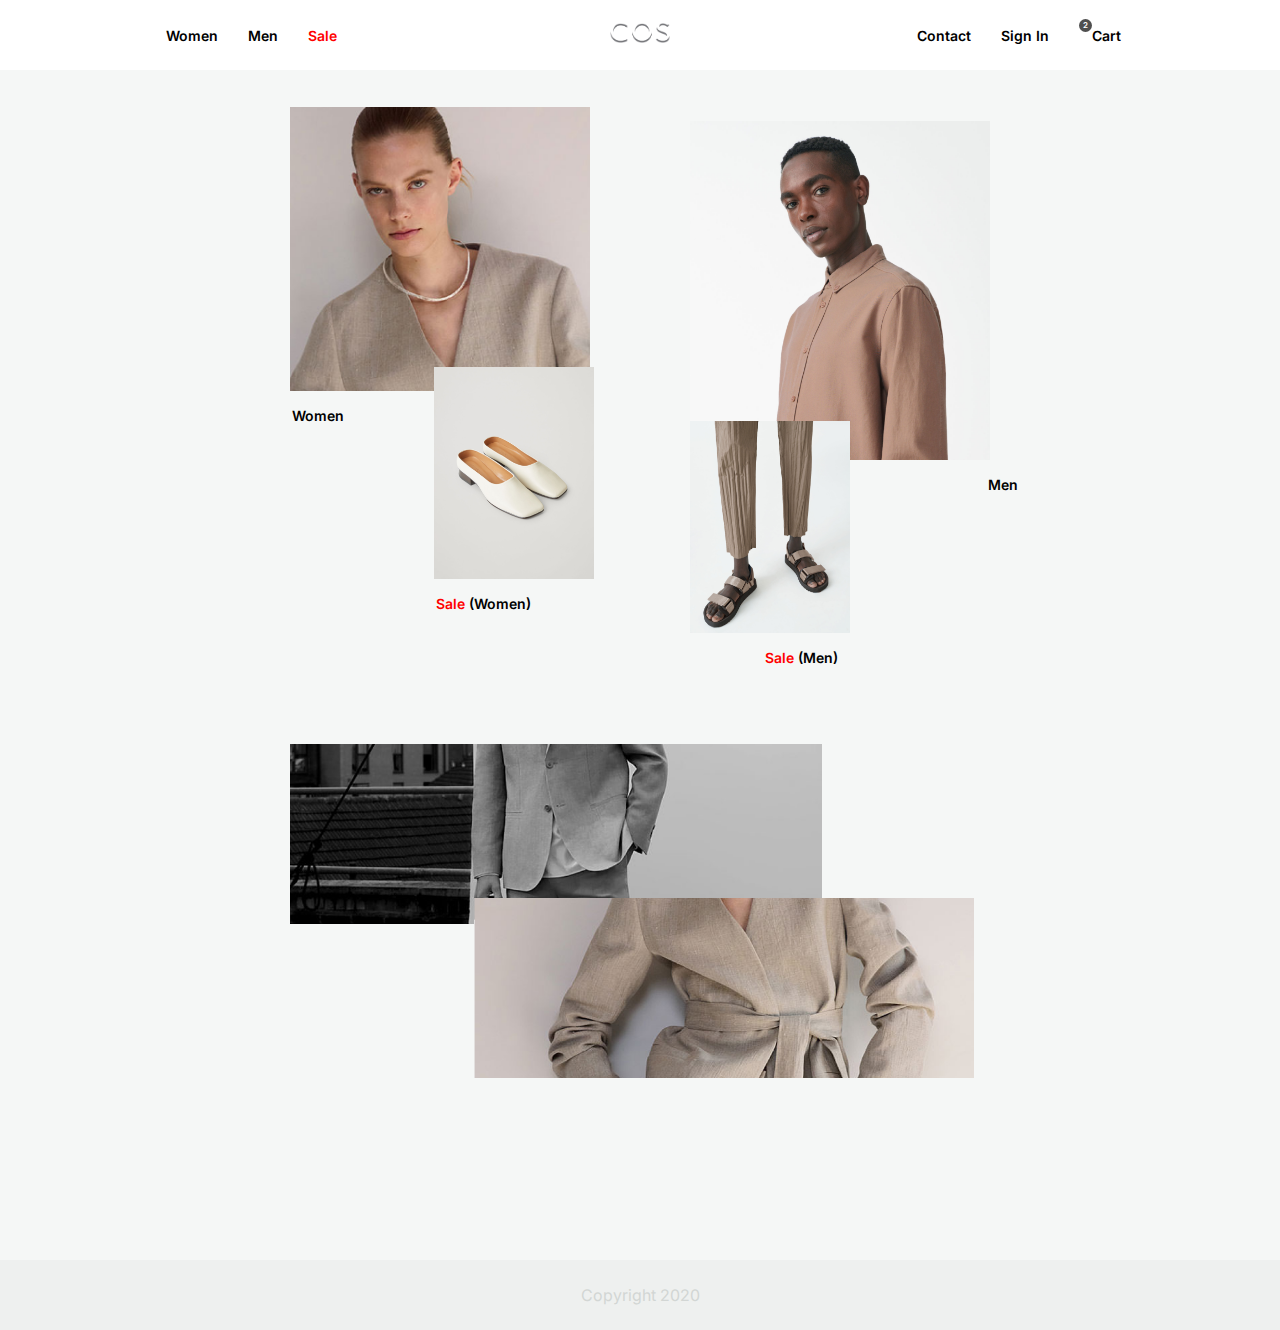
<file: index.html>
<!DOCTYPE html>
<html>

<head>
    <title>Home - COS</title>
    <link rel="icon" type="image/x-icon" href="img/logo/cos-rounded.png">
    <meta name="viewport" content="width=device-width, initial-scale=1.0">
    <link rel="stylesheet" href="css/style.css">
    <!--
    <link href="https://fonts.googleapis.com/css2?family=Inter&display=swap" rel="stylesheet">-->
    <link href="https://fonts.googleapis.com/css2?family=Lato:wght@100&display=swap" rel="stylesheet">
    <link href="https://fonts.googleapis.com/css2?family=Inter:wght@200&display=swap" rel="stylesheet">
    <script src="js/main.js"></script>
</head>


<body onload="viewCartItemsNumber()">
    <!-- ------------------------ HEADER ----------------------- -->
    <header>

        <div class="navbar">
            <!-- navbar links-->
            <div class="navbarLinks">
                <ul>
                    <li><a href="women.html"> Women </a></li>
                    <li><a href="men.html"> Men </a></li>
                    <li><a style="color:red" href="sale.html"> Sale </a></li>
                </ul>
            </div>
            <!-- /navbar links-->
            <!-- logo-->
            <div class="logoContainer">
                <a id="navbarLogo" href="index.html"><img src="img/logo/cos-logo.png"></a>
            </div>
            <!-- /logo-->


            <!-- navbar functions-->
            <div class="navbarFunctions">
                <ul>
                    <li>
                        <a href="contact.html"> Contact </a>
                    </li>
                    <li>
                        <a href="#"> Sign In </a>
                    </li>
                    <li>
                        <a href="cart.html"><span id="cartItemsNum"></span> Cart </a>
                    </li>
                </ul>
            </div>
            <!-- /navbar functions-->
        </div>


        <!-- ---------------------- mini header --------------------------  -->
        <div class="topnav">
            <a id="logo-mini" href="index.html"><img src="img/logo/cos-logo.png"></a>
            <!-- Navigation links (hidden by default) -->
            <div id="navbar-mini-links">
                <a href="women.html">Women</a>
                <a href="men.html">Men</a>
                <a href="sale.html">Sale</a>
                <a href="#">Sign in</a>
                <a href="contact.html">Contact us</a>
                <a href="cart.html">Cart</a>

            </div>
            <!-- "Hamburger menu" / "Bar icon" to toggle the navigation links -->
            <a class="icon" onclick="showHamburgerMenu()">
                <img src="img/icon/hamburgermenu.webp">
            </a>
        </div>
        <!-- ---------------------- /mini header --------------------------  -->
    </header>
    <!-- ------------------------ HEADER ----------------------- -->


    <div class="homepageContainer">

        <!-- women collection-->
        <ul class="women-collection">
            <li><img id="image-bottom" src="img/res/slika1.PNG">
                <p style="text-align: left; ">Women</p>
            </li>

            <li>
                <a href="sale.html"><img id="image-front" src="img/res/slika4.PNG"></a>
                <p style="text-align: right; color:red; ">Sale</p>
                <p style="text-align: right;">(Women)</p>

            </li>
        </ul>
        <!-- /women collection-->

        <!-- men collection-->
        <ul class="men-collection">
            <li><img id="image-bottom1" src="img/res/slika2.PNG">
                <p style="text-align: right; ">Men</p>
            </li>

            <li>

                <a href="sale.html"><img id="image-front1" src="img/res/slika3.PNG"></a>

                <p>(Men)</p>
                <p style="color:red;">Sale</p>
            </li>
        </ul>
        <!-- /men collection-->
        <div class="clearFix"></div>
    </div>


    <div class="container2">

        <!-- women - men image link -->
        <ul class="women-men">
            <li>
                <a href="men.html"> <img id="image-bottom2" src="img/res/slika6.PNG"></a>

            </li>

            <li>
                <a href="women.html"><img id="image-front2" src="img/res/slika5.PNG"></li>
            </a>
        </ul>
        <!-- /women - men image link -->
    </div>


    <!-- ------------------------- FOOTER --------------------- -->
    <footer>
        <p>Copyright 2020</p>
    </footer>
    <!-- ------------------------- /FOOTER --------------------- -->
</body>

</html>
</file>
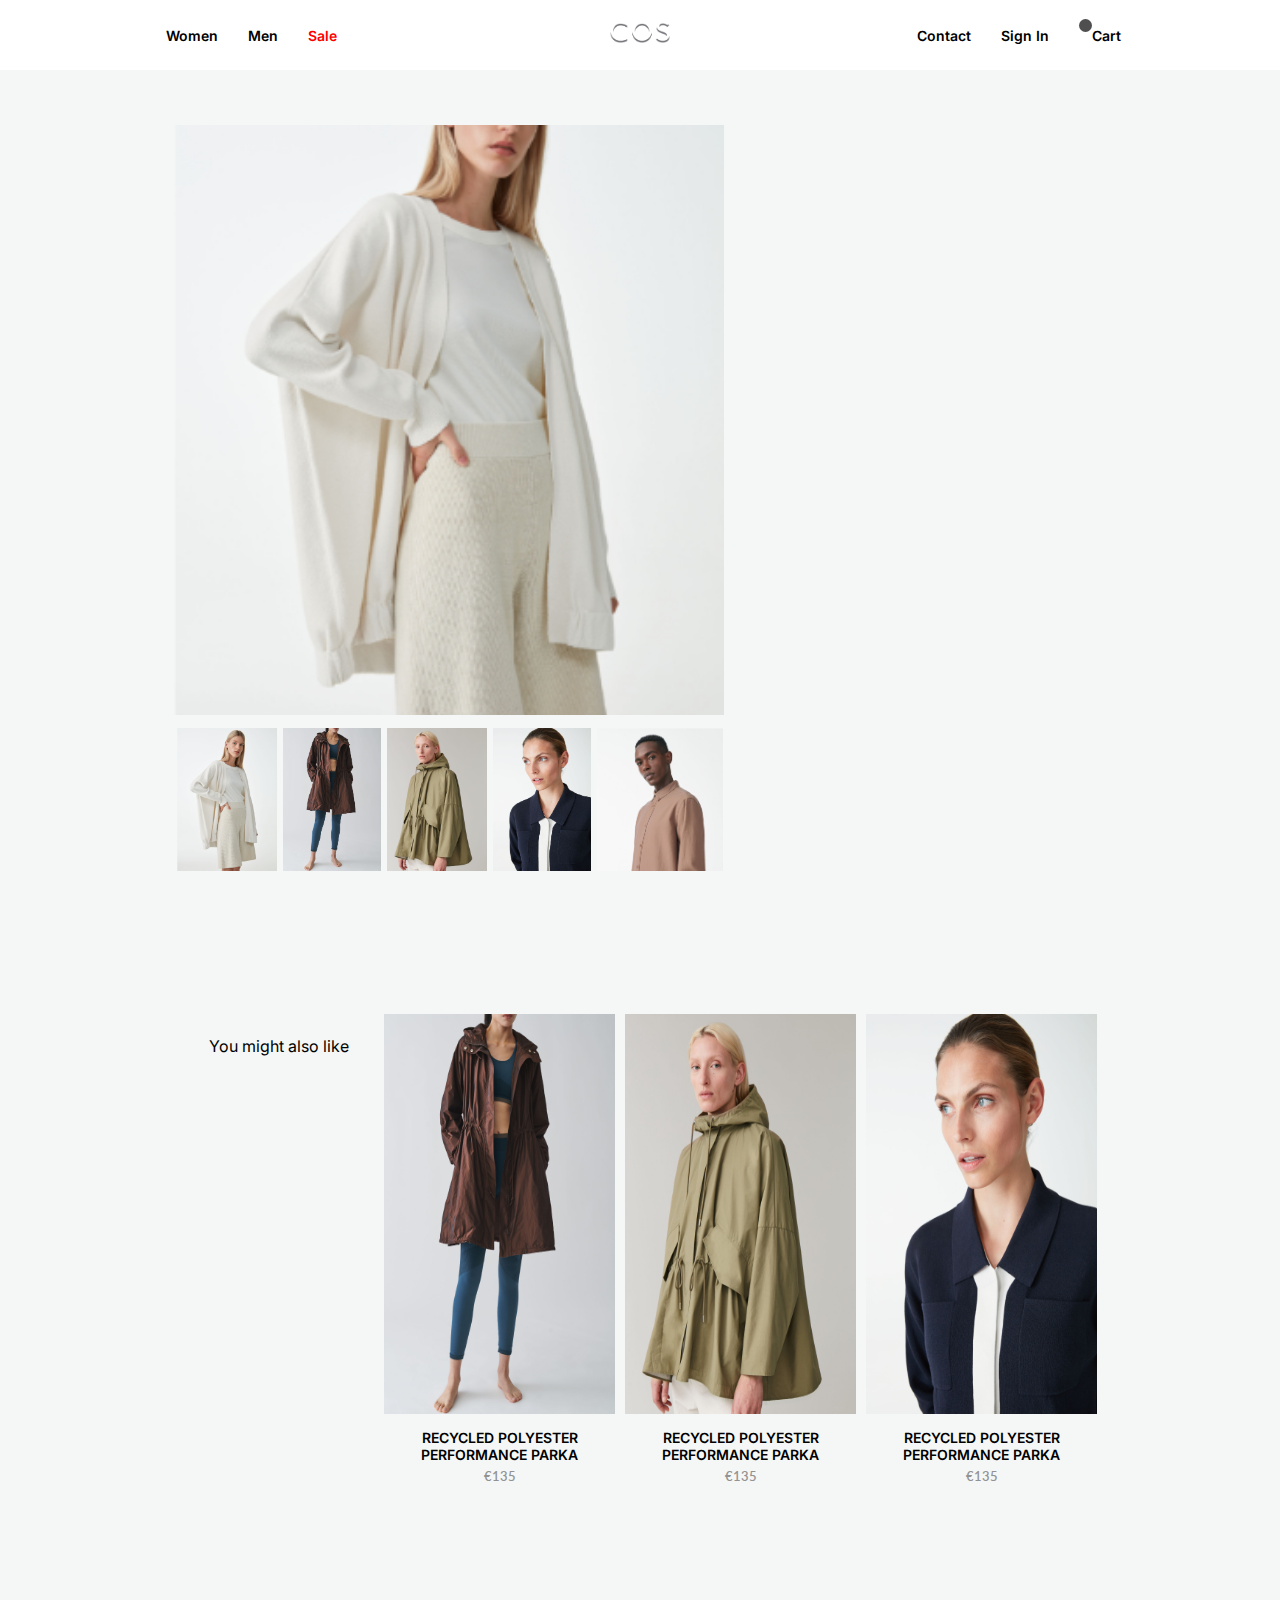
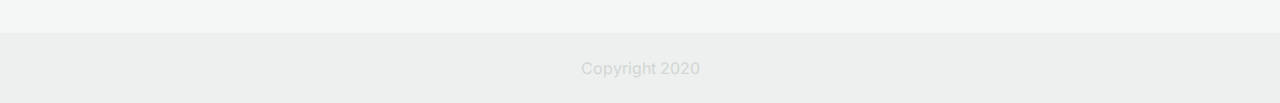
<file: article.html>
<!DOCTYPE html>
<html>

<head>
    <title>Article - COS</title>
    <link rel="icon" type="image/x-icon" href="img/logo/cos-rounded.png">
    <meta name="viewport" content="width=device-width, initial-scale=1.0">
    <link rel="stylesheet" href="css/style.css">
    <link href="https://fonts.googleapis.com/css2?family=Lato:wght@100&display=swap" rel="stylesheet">
    <link href="https://fonts.googleapis.com/css2?family=Inter:wght@200&display=swap" rel="stylesheet">
    <script src="js/main.js"></script>
</head>

<body onload="articlePreview(localStorage.getItem('article-id')); viewCartItemsNumber()">
    <!-- ------------------------ HEADER ----------------------- -->
    <header>
        <div class="navbar">
            <!-- navbar links-->
            <div class="navbarLinks">
                <ul>
                    <li><a href="women.html"> Women </a></li>
                    <li><a href="men.html"> Men </a></li>
                    <li><a style="color:red" href="sale.html"> Sale </a></li>
                </ul>
            </div>
            <!-- /navbar links-->
            <!-- logo-->
            <div class="logoContainer">
                <a id="navbarLogo" href="index.html"><img src="img/logo/cos-logo.png"></a>
            </div>
            <!-- /logo-->


            <!-- navbar functions-->
            <div class="navbarFunctions">
                <ul>
                    <li>
                        <a href="contact.html"> Contact </a>
                    </li>
                    <li>
                        <a href="#"> Sign In </a>
                    </li>
                    <li>
                        <a href="cart.html"><span id="cartItemsNum"></span> Cart </a>
                    </li>
                </ul>
            </div>
            <!-- /navbar functions-->
        </div>


        <!-- ---------------------- mini header --------------------------  -->
        <div class="topnav">
            <a id="logo-mini" href="index.html"><img src="img/logo/cos-logo.png"></a>
            <!-- Navigation links (hidden by default) -->
            <div id="navbar-mini-links">
                <a href="women.html">Women</a>
                <a href="men.html">Men</a>
                <a href="sale.html">Sale</a>
                <a href="#">Sign in</a>
                <a href="contact.html">Contact us</a>
                <a href="cart.html">Cart</a>

            </div>
            <!-- "Hamburger menu" / "Bar icon" to toggle the navigation links -->
            <a class="icon" onclick="showHamburgerMenu()">
                <img src="img/icon/hamburgermenu.webp">
            </a>
        </div>
        <!-- ---------------------- /mini header --------------------------  -->
    </header>
    <!-- ------------------------ HEADER ----------------------- -->

    <!-- ----------------------- MAIN CONTAINER ----------------------- -->
    <div class="container">


        <div class="customer-checkout-mini" id="checkout-mini">
            <button id="minimize-mini-cart" onclick="minimizeMiniCart()">x</button>
            <h3>Cart</h3>
            <div class="cart-articles" id="cart-article-cards-mini">

            </div>
            <!-- mini-checkout list (Injected by JS)-->
            <div class="cart-checkout" id="checkout-cart-mini">
                <div class="subtotal-row">

                    <p style="font-size:12px;">Subtotal:</p>
                    <p id="subtotal">
                        <!-- injected by JS-->
                    </p>
                </div>

                <div class="taxes-row">

                    <p style="font-size:12px;">Taxes:</p>
                    <p id="taxes">
                        <!-- injected by JS-->
                    </p>
                </div>

                <p>Total:</p>
                <div class="total-row">
                    <p id="total-price">
                        <!-- injected by JS-->
                    </p>
                </div>

            </div>
            <a href="cart.html" id="checkout-mini-btn">Checkout</a>

        </div>
        <!-- /checkout list (Injected by JS)-->

        <!-- article images -->
        <div class="article-image-container">
            <div class="container1">
                <a href="#">
                    <img class="featured big" src="img/res/slika10.PNG">
                    <img class="thumb" src="img/res/slika10.PNG">

                </a>

                <a href="#">
                    <img class="big" src="img/res/slika7.PNG ">
                    <img class="thumb" src="img/res/slika7.PNG ">

                </a>

                <a href="#">
                    <img class="big" src="img/res/slika8.PNG">
                    <img class="thumb" src="img/res/slika8.PNG">

                </a>

                <a href="#">
                    <img class="big" src="img/res/slika9.PNG">
                    <img class="thumb" src="img/res/slika9.PNG">

                </a>
                <a href="#">
                    <img class="big" src="img/res/slika2.PNG">
                    <img class="thumb" src="img/res/slika2.PNG">

                </a>
            </div>
        </div>
        <!-- /article images-->

        <!-- article info (injected by JS) -->
        <div class="article-info-container" id="info-container">
            <!-- injected by JS-->
        </div>
        <!-- /article info (injected by JS) -->
    </div>


    <div class="recommender-container container">

        <div class="row">
            <div class="recommender-card">
                <p>You might also like</p>
            </div>
            <div class="recommender-card">
                <img src="img/res/slika7.PNG">
                <p id='cardHeader'>RECYCLED POLYESTER PERFORMANCE PARKA</p>
                <p id='cardPrice'>&#8364;135</p>
            </div>
            <div class="recommender-card">
                <img src="img/res/slika8.PNG">
                <p id='cardHeader'>RECYCLED POLYESTER PERFORMANCE PARKA</p>
                <p id='cardPrice'>&#8364;135</p>
            </div>
            <div class="recommender-card">
                <img src="img/res/slika9.PNG">
                <p id='cardHeader'>RECYCLED POLYESTER PERFORMANCE PARKA</p>
                <p id='cardPrice'>&#8364;135</p>
            </div>
        </div>

    </div>






    <!-- ------------------------------- FOOTER -------------------------- -->
    <footer>
        <p>Copyright 2020</p>
    </footer>
    <!-- ------------------------------- /FOOTER -------------------------- -->
</body>

</html>
</file>
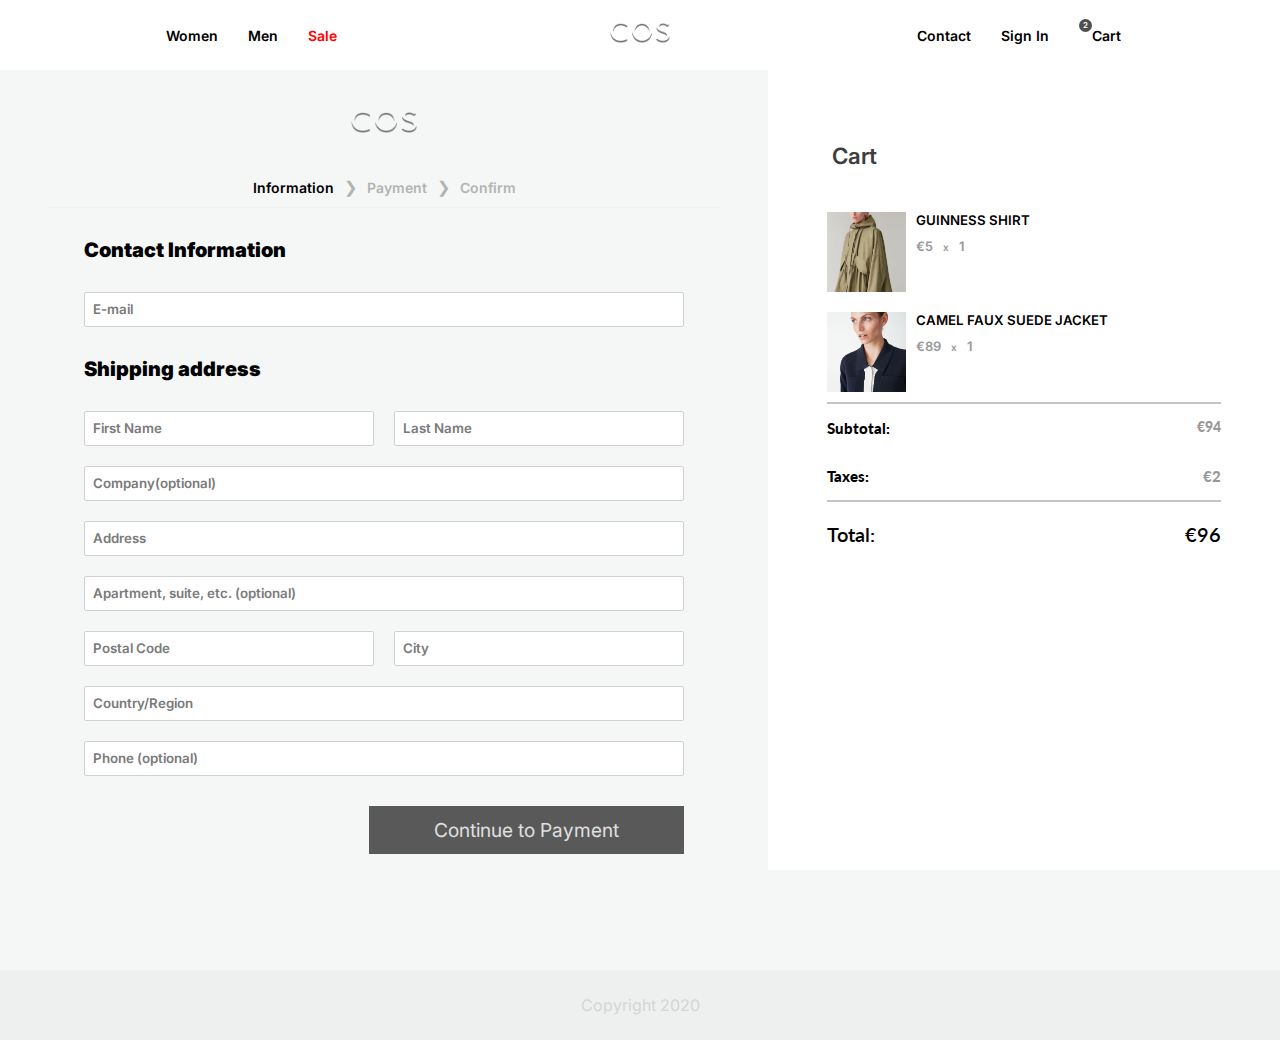
<file: cart.html>
<!DOCTYPE html>
<html>

<head>
    <title>Cart - COS</title>
    <link rel="icon" type="image/x-icon" href="img/logo/cos-rounded.png">
    <link rel="stylesheet" href="css/style.css">
    <meta name="viewport" content="width=device-width, initial-scale=1.0">
    <link href="https://fonts.googleapis.com/css2?family=Lato:wght@100&display=swap" rel="stylesheet">
    <link href="https://fonts.googleapis.com/css2?family=Inter:wght@200&display=swap" rel="stylesheet">
    <script src="js/main.js"></script>
</head>


<body onload="cartPreview(); viewCartItemsNumber();">
    <!-- ------------------------ HEADER ----------------------- -->
    <header>
        <div class="navbar">
            <!-- navbar links-->
            <div class="navbarLinks">
                <ul>
                    <li><a href="women.html"> Women </a></li>
                    <li><a href="men.html"> Men </a></li>
                    <li><a style="color:red" href="sale.html"> Sale </a></li>
                </ul>
            </div>
            <!-- /navbar links-->
            <!-- logo-->
            <div class="logoContainer">
                <a id="navbarLogo" href="index.html"><img src="img/logo/cos-logo.png"></a>
            </div>
            <!-- /logo-->


            <!-- navbar functions-->
            <div class="navbarFunctions">
                <ul>
                    <li>
                        <a href="contact.html"> Contact </a>
                    </li>
                    <li>
                        <a href="#"> Sign In </a>
                    </li>
                    <li>
                        <a href="cart.html"><span id="cartItemsNum"></span> Cart </a>
                    </li>
                </ul>
            </div>
            <!-- /navbar functions-->
        </div>



        <!-- ---------------------- mini header --------------------------  -->
        <div class="topnav">
            <a id="logo-mini" href="index.html"><img src="img/logo/cos-logo.png"></a>
            <!-- Navigation links (hidden by default) -->
            <div id="navbar-mini-links">
                <a href="women.html">Women</a>
                <a href="men.html">Men</a>
                <a href="sale.html">Sale</a>
                <a href="#">Sign in</a>
                <a href="contact.html">Contact us</a>
                <a href="cart.html">Cart</a>

            </div>
            <!-- "Hamburger menu" / "Bar icon" to toggle the navigation links -->
            <a class="icon" onclick="showHamburgerMenu()">
                <img src="img/icon/hamburgermenu.webp">
            </a>
        </div>
        <!-- ---------------------- /mini header --------------------------  -->
    </header>
    <!-- ------------------------ HEADER ----------------------- -->



    <!-- -------------------------- MAIN CONTAINER ------------------- -->
    <div class="container-cart">

        <div class="customer-info">

            <img class="cart-logo" src="img/logo/cos-logo.png">
            <div class="section-buttons-cart">

                <a href="#" onclick="showInformationSection()" id="section-info-btn">Information</a>
                <span style="color:rgb(179, 178, 178)">&#10095;</span>
                <a href="#" onclick="showPaymentSection()" id="section-payment-btn">Payment</a>
                <span style="color:rgb(179, 178, 178)">&#10095;</span>
                <a href="#" onclick="showConfirmSection()" id="section-confirm-btn">Confirm</a>
            </div>

            <!-- order form-->
            <div class="sections">

                <div id="info-section">

                    <form id="info-section-form">
                        <h3>Contact Information</h3>
                        <input type="email" id="customer-mail" placeholder="E-mail" name="customer-mail"></input>

                        <h3>Shipping address</h3>
                        <div class="row">
                            <input type="text" id="customer-fname" placeholder="First Name"> </input>
                            <input type="text" id="customer-lname" placeholder="Last Name"> </input>
                        </div>
                        <input type="text" id="customer-company" placeholder="Company(optional)"> </input>
                        <input type="text" id="customer-address" placeholder="Address"> </input>
                        <input type="text" id="customer-apartment" placeholder="Apartment, suite, etc. (optional)"> </input>
                        <div class="row">

                            <input type="text" id="customer-postal-code" placeholder="Postal Code"> </input>
                            <input type="text" id="customer-city" placeholder="City"> </input>
                        </div>
                        <input type="text" id="customer-country" placeholder="Country/Region"> </input>
                        <input type="tel" id="customer-phone" placeholder="Phone (optional)"> </input>


                        <button type="button" onclick="showPaymentSection();" id="customer-info-submit">Continue to Payment</button>

                    </form>
                </div>
                <!-- /order form-->

                <!-- payment section-->
                <div id="payment-section">
                    <h3>Payment provider</h3>

                    <div class="row">
                        <a href="#" id="paypal-payment"><img src="img/icon/paypal_logo.webp"></a>
                        <a href="#" id="stripe-payment"><img src="img/icon/stripe_logo.png"></a>
                        <a href="#" id="apple-payment"><img src="img/icon/aPay_logo.webp"></a>
                        <a href="#" id="klarna-payment"><img src="img/icon/klarna_logo.png"></a>
                    </div>
                    <button type="button" onclick="showConfirmSection();" id="payment-section-submit">Continue to Confirm</button>
                </div>
                <!-- /payment section-->

                <!-- confirm section-->
                <div id="confirm-section">
                    <h3>Confirm</h3>

                    <p id="order-data-mail">email@email.com</p>
                    <p id="order-data-name">Armin Dzibric</p>
                    <p id="order-data-address">Bikodze</p>
                    <div class="row">
                        <p id="order-data-postal-code">75300</p>
                        <p id="order-data-city">Lukavac</p>
                    </div>
                    <p id="order-data-country">Bosna and Herzegovina</p>
                    <p id="order-data-phone">+387 61</p>
                    <div class="confirm-button-row">
                        <button type="button" onclick="showOrderConfirmationMsg();" id="confirm-section-submit">Order</button>
                    </div>
                </div>
                <!-- /confirm section-->
            </div>

            <!-- confirmation message -->
            <div id="order-confirmation-message">
                <h3>Thank you for your order!</h3>
                <p style="font-size:12px">The order will be processed within next 48 hours.</p>
            </div>
            <!-- /confirmation message -->
        </div>

        <!-- checkout list (Injected by JS)-->
        <div class="customer-checkout">

            <div class="cart-articles" id="cart-article-cards">

                <div class="cart-article-card">
                    <h3>Cart</h3>
                    <!-- injected by JS-->
                </div>
            </div>

            <div class="cart-checkout" id="checkout-cart">
                <div class="subtotal-row">

                    <p style="font-size:15px;">Subtotal:</p>
                    <p id="subtotal">
                        <!-- injected by JS-->
                    </p>
                </div>

                <div class="taxes-row">

                    <p style="font-size:15px;">Taxes:</p>
                    <p id="taxes">
                        <!-- injected by JS-->
                    </p>
                </div>

                <div class="total-row">
                    <p style="font-size:20px;">Total:</p>
                    <p id="total-price">
                        <!-- injected by JS-->
                    </p>
                </div>
            </div>

            <!-- /checkout list (Injected by JS)-->
        </div>
    </div>


    <!-- --------------------- FOOTER ------------------ -->
    <footer>
        <p>Copyright 2020</p>
    </footer>
    <!-- --------------------- /FOOTER ------------------ -->
</body>

</html>
</file>
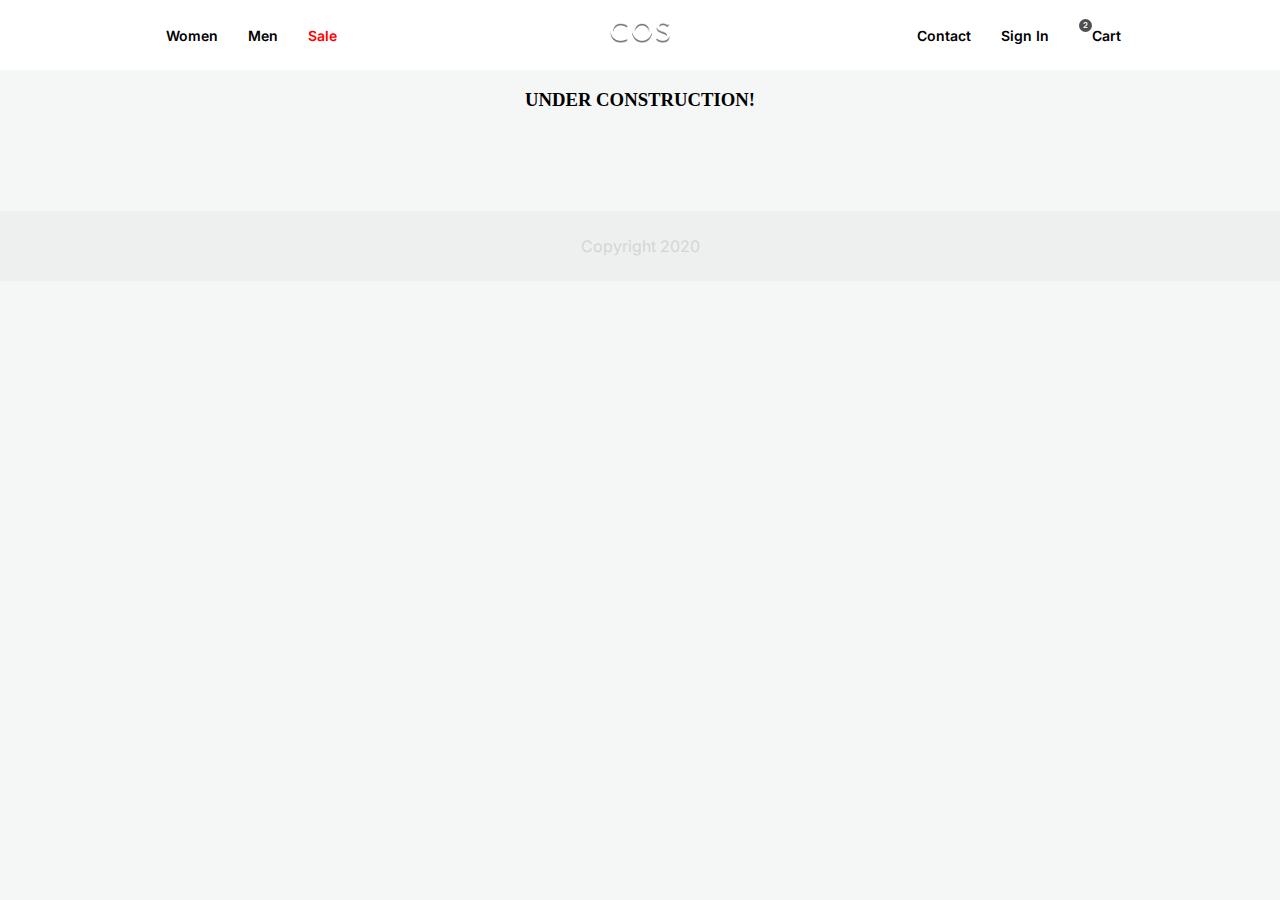
<file: contact.html>
<!DOCTYPE html>
<html>

<head>



    <title>Contact us - COS</title>
    <link rel="icon" type="image/x-icon" href="img/logo/cos-rounded.png">
    <link rel="stylesheet" href="css/style.css">
    <meta name="viewport" content="width=device-width, initial-scale=1.0">
    <link href="https://fonts.googleapis.com/css2?family=Lato:wght@100&display=swap" rel="stylesheet">
    <link href="https://fonts.googleapis.com/css2?family=Inter:wght@200&display=swap" rel="stylesheet">
    <script src="js/main.js"></script>
</head>

<body onload="viewCartItemsNumber()">
    <!-- ------------------------ HEADER ----------------------- -->
    <header>
        <div class="navbar">
            <!-- navbar links-->
            <div class="navbarLinks">
                <ul>
                    <li><a href="women.html"> Women </a></li>
                    <li><a href="men.html"> Men </a></li>
                    <li><a style="color:red" href="sale.html"> Sale </a></li>
                </ul>
            </div>
            <!-- /navbar links-->
            <!-- logo-->
            <div class="logoContainer">
                <a id="navbarLogo" href="index.html"><img src="img/logo/cos-logo.png"></a>
            </div>
            <!-- /logo-->


            <!-- navbar functions-->
            <div class="navbarFunctions">
                <ul>
                    <li>
                        <a href="contact.html"> Contact </a>
                    </li>
                    <li>
                        <a href="#"> Sign In </a>
                    </li>
                    <li>
                        <a href="cart.html"><span id="cartItemsNum"></span> Cart </a>
                    </li>
                </ul>
            </div>
            <!-- /navbar functions-->
        </div>



        <!-- ---------------------- mini header --------------------------  -->
        <div class="topnav">
            <a id="logo-mini" href="index.html"><img src="img/logo/cos-logo.png"></a>
            <!-- Navigation links (hidden by default) -->
            <div id="navbar-mini-links">
                <a href="women.html">Women</a>
                <a href="men.html">Men</a>
                <a href="sale.html">Sale</a>
                <a href="#">Sign in</a>
                <a href="contact.html">Contact us</a>
                <a href="cart.html">Cart</a>

            </div>
            <!-- "Hamburger menu" / "Bar icon" to toggle the navigation links -->
            <a class="icon" onclick="showHamburgerMenu()">
                <img src="img/icon/hamburgermenu.webp">
            </a>
        </div>
        <!-- ---------------------- /mini header --------------------------  -->
    </header>
    <!-- ------------------------ HEADER ----------------------- -->


    <h3 style="text-align: center;">UNDER CONSTRUCTION!</h3>



    <!-- ------------------------- FOOTER ---------------------->
    <footer>
        <p>Copyright 2020</p>
    </footer>
    <!-- ------------------------- /FOOTER ---------------------->
</body>

</html>
</file>
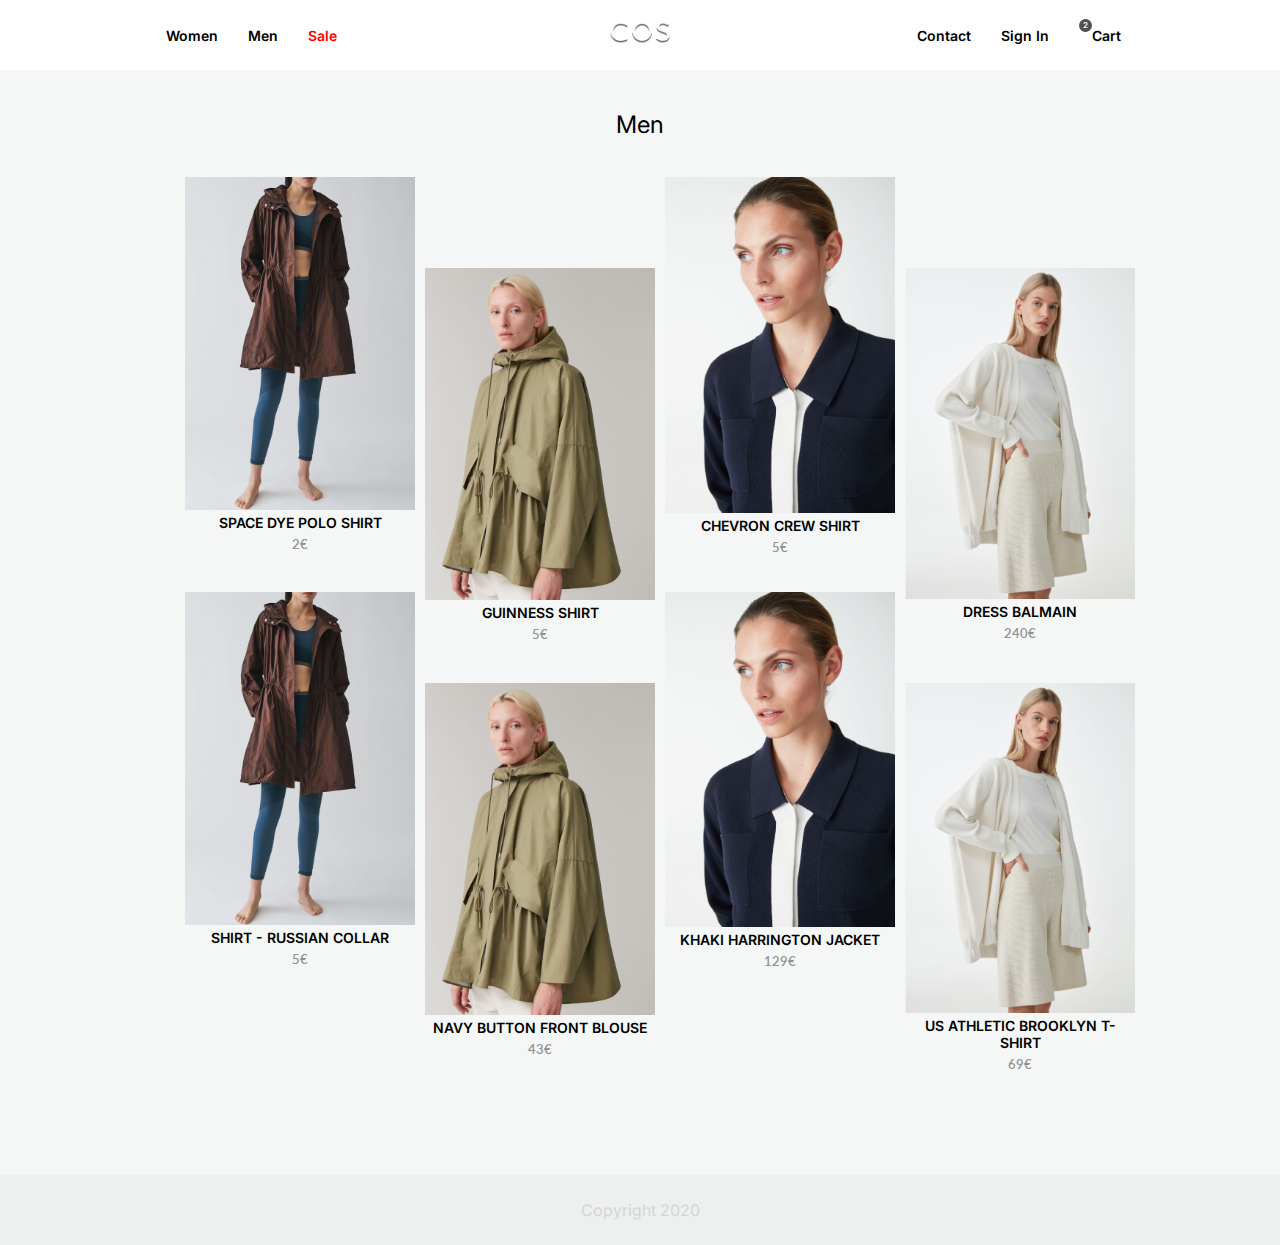
<file: men.html>
<!DOCTYPE html>
<html>

<head>
    <title>Men - COS</title>
    <link rel="icon" type="image/x-icon" href="img/logo/cos-rounded.png">
    <meta name="viewport" content="width=device-width, initial-scale=1.0">
    <link rel="stylesheet" href="css/style.css">
    <link href="https://fonts.googleapis.com/css2?family=Lato:wght@100&display=swap" rel="stylesheet">
    <link href="https://fonts.googleapis.com/css2?family=Inter:wght@200&display=swap" rel="stylesheet">
    <script src="js/main.js"></script>
</head>


<body onload="insertArticlesIntoMen(); viewCartItemsNumber();">

    <!-- ------------------------ HEADER ----------------------- -->
    <header>
        <div class="navbar">
            <!-- navbar links-->
            <div class="navbarLinks">
                <ul>
                    <li><a href="women.html"> Women </a></li>
                    <li><a href="men.html"> Men </a></li>
                    <li><a style="color:red" href="sale.html"> Sale </a></li>
                </ul>
            </div>
            <!-- /navbar links-->
            <!-- logo-->
            <div class="logoContainer">
                <a id="navbarLogo" href="index.html"><img src="img/logo/cos-logo.png"></a>
            </div>
            <!-- /logo-->


            <!-- navbar functions-->
            <div class="navbarFunctions">
                <ul>
                    <li>
                        <a href="contact.html"> Contact </a>
                    </li>
                    <li>
                        <a href="#"> Sign In </a>
                    </li>
                    <li>
                        <a href="cart.html"><span id="cartItemsNum"></span> Cart </a>
                    </li>
                </ul>
            </div>
            <!-- /navbar functions-->
        </div>



        <!-- ---------------------- mini header --------------------------  -->
        <div class="topnav">
            <a id="logo-mini" href="index.html"><img src="img/logo/cos-logo.png"></a>
            <!-- Navigation links (hidden by default) -->
            <div id="navbar-mini-links">
                <a href="women.html">Women</a>
                <a href="men.html">Men</a>
                <a href="sale.html">Sale</a>
                <a href="#">Sign in</a>
                <a href="contact.html">Contact us</a>
                <a href="cart.html">Cart</a>

            </div>
            <!-- "Hamburger menu" / "Bar icon" to toggle the navigation links -->
            <a class="icon" onclick="showHamburgerMenu()">
                <img src="img/icon/hamburgermenu.webp">
            </a>
        </div>
        <!-- ---------------------- /mini header --------------------------  -->
    </header>
    <!-- ------------------------ HEADER ----------------------- -->



    <h2 id="sectionHeader">Men</h2>

    <div id="men-container">
        <!-- code injected by JS-->
    </div>





    <!-- ------------------------  FOOTER ------------------- -->
    <footer>
        <p>Copyright 2020</p>
    </footer>
    <!-- ------------------------  /FOOTER ------------------- -->
</body>

</html>
</file>
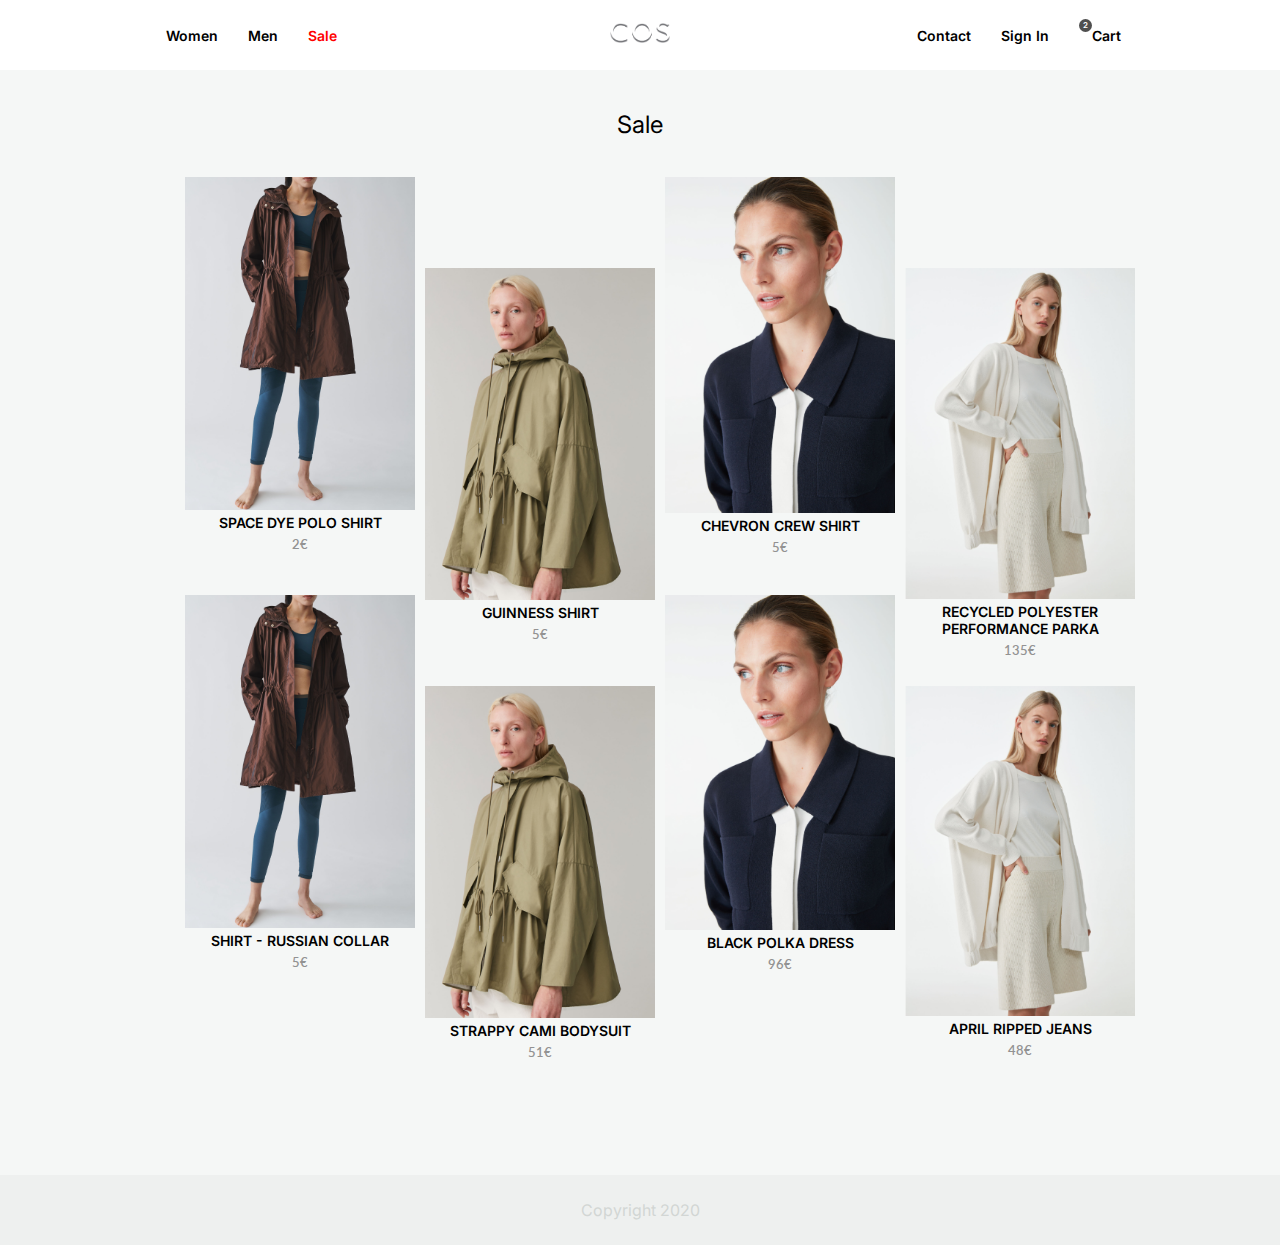
<file: sale.html>
<!DOCTYPE html>
<html>

<head>
    <title>Sale - COS</title>
    <link rel="icon" type="image/x-icon" href="img/logo/cos-rounded.png">
    <meta name="viewport" content="width=device-width, initial-scale=1.0">
    <link rel="stylesheet" href="css/style.css">
    <link href="https://fonts.googleapis.com/css2?family=Lato:wght@100&display=swap" rel="stylesheet">
    <link href="https://fonts.googleapis.com/css2?family=Inter:wght@200&display=swap" rel="stylesheet">
    <script src="js/main.js"></script>
</head>

<body onload="insertArticlesIntoSale(); viewCartItemsNumber();">
    <!-- ------------------------ HEADER ----------------------- -->
    <header>
        <div class="navbar">
            <!-- navbar links-->
            <div class="navbarLinks">
                <ul>
                    <li><a href="women.html"> Women </a></li>
                    <li><a href="men.html"> Men </a></li>
                    <li><a style="color:red" href="sale.html"> Sale </a></li>
                </ul>
            </div>
            <!-- /navbar links-->
            <!-- logo-->
            <div class="logoContainer">
                <a id="navbarLogo" href="index.html"><img src="img/logo/cos-logo.png"></a>
            </div>
            <!-- /logo-->


            <!-- navbar functions-->
            <div class="navbarFunctions">
                <ul>
                    <li>
                        <a href="contact.html"> Contact </a>
                    </li>
                    <li>
                        <a href="#"> Sign In </a>
                    </li>
                    <li>
                        <a href="cart.html"><span id="cartItemsNum"></span> Cart </a>
                    </li>
                </ul>
            </div>
            <!-- /navbar functions-->
        </div>



        <!-- ---------------------- mini header --------------------------  -->
        <div class="topnav">
            <a id="logo-mini" href="index.html"><img src="img/logo/cos-logo.png"></a>
            <!-- Navigation links (hidden by default) -->
            <div id="navbar-mini-links">
                <a href="women.html">Women</a>
                <a href="men.html">Men</a>
                <a href="sale.html">Sale</a>
                <a href="#">Sign in</a>
                <a href="contact.html">Contact us</a>
                <a href="cart.html">Cart</a>

            </div>
            <!-- "Hamburger menu" / "Bar icon" to toggle the navigation links -->
            <a class="icon" onclick="showHamburgerMenu()">
                <img src="img/icon/hamburgermenu.webp">
            </a>
        </div>
        <!-- ---------------------- /mini header --------------------------  -->
    </header>
    <!-- ------------------------ HEADER ----------------------- -->

    <h1 id="sectionHeader"> Sale</h1>

    <div id="sale-container">
        <!-- code injected by JS-->
    </div>

    <!-- ------------------------ FOOTER --------------------- -->
    <footer>
        <p>Copyright 2020</p>
    </footer>
    <!-- ------------------------ /FOOTER --------------------- -->
</body>

</html>
</file>
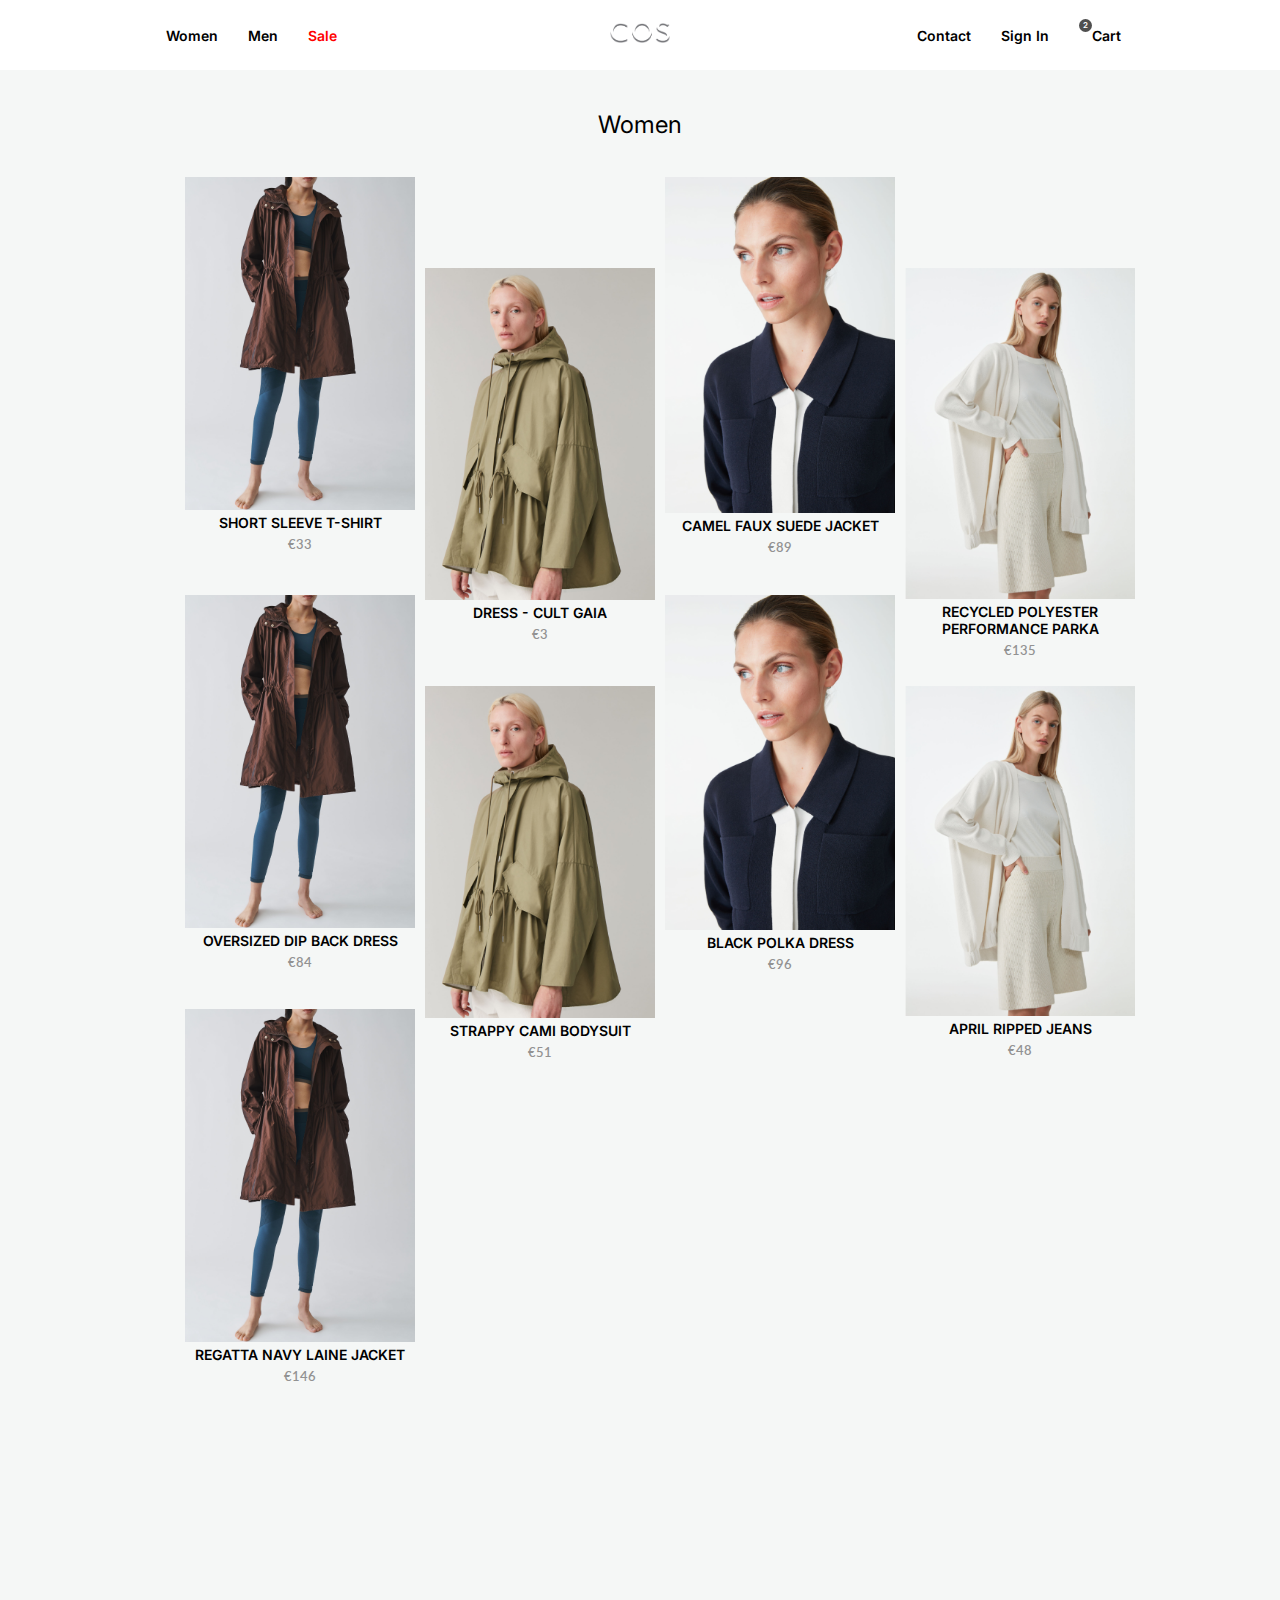
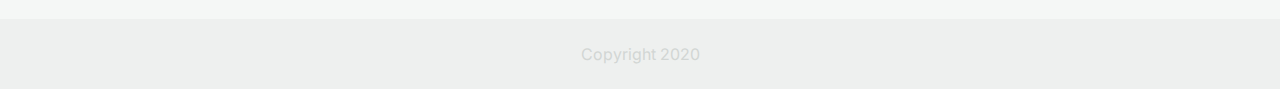
<file: women.html>
<!DOCTYPE html>
<html>

<head>
    <title>Women - COS</title>
    <link rel="icon" type="image/x-icon" href="img/logo/cos-rounded.png">
    <meta name="viewport" content="width=device-width, initial-scale=1.0">
    <link rel="stylesheet" href="css/style.css">
    <link href="https://fonts.googleapis.com/css2?family=Lato:wght@100&display=swap" rel="stylesheet">
    <link href="https://fonts.googleapis.com/css2?family=Inter:wght@200&display=swap" rel="stylesheet">
    <script src="js/main.js"></script>
</head>


<body onload="insertArticlesIntoWomen() ; viewCartItemsNumber(); ">
    <!-- ------------------------ HEADER ----------------------- -->
    <header>
        <div class="navbar">
            <!-- navbar links-->
            <div class="navbarLinks">
                <ul>
                    <li><a href="women.html"> Women </a></li>
                    <li><a href="men.html"> Men </a></li>
                    <li><a style="color:red" href="sale.html"> Sale </a></li>
                </ul>
            </div>
            <!-- /navbar links-->
            <!-- logo-->
            <div class="logoContainer">
                <a id="navbarLogo" href="index.html"><img src="img/logo/cos-logo.png"></a>
            </div>
            <!-- /logo-->


            <!-- navbar functions-->
            <div class="navbarFunctions">
                <ul>
                    <li>
                        <a href="contact.html"> Contact </a>
                    </li>
                    <li>
                        <a href="#"> Sign In </a>
                    </li>
                    <li>
                        <a href="cart.html"><span id="cartItemsNum"></span> Cart </a>
                    </li>
                </ul>
            </div>
            <!-- /navbar functions-->
        </div>



        <!-- ---------------------- mini header --------------------------  -->
        <div class="topnav">
            <a id="logo-mini" href="index.html"><img src="img/logo/cos-logo.png"></a>
            <!-- Navigation links (hidden by default) -->
            <div id="navbar-mini-links">
                <a href="women.html">Women</a>
                <a href="men.html">Men</a>
                <a href="sale.html">Sale</a>
                <a href="#">Sign in</a>
                <a href="contact.html">Contact us</a>
                <a href="cart.html">Cart</a>

            </div>
            <!-- "Hamburger menu" / "Bar icon" to toggle the navigation links -->
            <a class="icon" onclick="showHamburgerMenu()">
                <img src="img/icon/hamburgermenu.webp">
            </a>
        </div>
        <!-- ---------------------- /mini header --------------------------  -->
    </header>
    <!-- ------------------------ HEADER ----------------------- -->

    <h2 id="sectionHeader">Women</h2>
    <div id="women-container">
        <!-- code injected by JS-->
    </div>



    <!-- ------------------------- FOOTER ------------------------ -->
    <footer>
        <p>Copyright 2020</p>
    </footer>
    <!-- ------------------------- /FOOTER ------------------------ -->

</body>

</html>
</file>
<file: css/style.css>
* {
                                                box-sizing: border-box;
                                            }
                                            
                                            body,
                                            html {
                                                background-color: #F5F7F6;
                                                width: 100%;
                                                padding: 0px;
                                                margin: 0px;
                                            }
                                            
                                            header {
                                                position: sticky;
                                                height: 70px;
                                                width: 100%;
                                                top: 0%;
                                                z-index: 99;
                                                background-color: white;
                                            }
                                            /* ----------------------- NAVIGATION BAR ----------------------*/
                                            
                                            .navbar {
                                                display: inline;
                                            }
                                            
                                            .activePage {
                                                border-bottom: 1px #888 inset;
                                            }
                                            /* navbar logo */
                                            
                                            .logoContainer {
                                                position: relative;
                                                float: left;
                                                width: 20%;
                                                height: 70px;
                                                align-items: center;
                                                display: flex;
                                                justify-content: center;
                                            }
                                            
                                            #navbarLogo img {
                                                width: auto;
                                                height: 20px;
                                            }
                                            
                                            #navbarLogo img:hover {
                                                opacity: 0.8;
                                                transform: scale(1.05);
                                                transition: 50ms ease-in;
                                            }
                                            /* navbar logo */
                                            /* left navbar links */
                                            
                                            .navbarLinks {
                                                position: relative;
                                                display: flex;
                                                justify-content: center;
                                                align-items: center;
                                                float: left;
                                                width: 40%;
                                                height: 70px;
                                            }
                                            
                                            .navbarLinks ul {
                                                list-style-type: none;
                                                margin: 15px 0px;
                                                padding: 0;
                                                text-align: left;
                                                display: flex;
                                                align-items: center;
                                                height: 70px;
                                            }
                                            
                                            .navbarLinks li {
                                                display: flex;
                                                height: 70px;
                                                align-items: center;
                                            }
                                            
                                            li {
                                                display: inline;
                                                margin: 0px 20px 0px 10px;
                                            }
                                            
                                            .navbarLinks li a {
                                                text-decoration: none;
                                                font-family: Inter;
                                                font-style: normal;
                                                font-weight: normal;
                                                font-weight: 600;
                                                color: black;
                                                font-size: 14px;
                                            }
                                            
                                            .navbarLinks li a:hover,
                                            .navbarFunctions li a:hover {
                                                opacity: 0.5;
                                                transition: 50ms ease-in;
                                            }
                                            /* /left navbar links */
                                            /* right navbar links */
                                            
                                            .navbarFunctions {
                                                position: relative;
                                                float: right;
                                                display: flex;
                                                justify-content: center;
                                                align-items: center;
                                                width: 40%;
                                                height: 70px;
                                            }
                                            
                                            .navbarFunctions ul {
                                                list-style-type: none;
                                                padding: 0;
                                                text-align: right;
                                                height: 70px;
                                                display: flex;
                                                align-items: center;
                                            }
                                            
                                            .navbarFunctions li {
                                                display: inline;
                                                float: left;
                                                height: 70px;
                                                display: flex;
                                                align-items: center;
                                            }
                                            
                                            .navbarFunctions li a {
                                                text-decoration: none;
                                                font-family: Inter;
                                                font-style: normal;
                                                font-weight: normal;
                                                font-weight: 600;
                                                color: black;
                                                font-size: 14px;
                                                height: 70px;
                                                display: flex;
                                                justify-content: center;
                                                align-items: center;
                                            }
                                            /* number of items in chart displayed in header */
                                            
                                            #cartItemsNum {
                                                background-color: #4F4F4F;
                                                display: flex;
                                                justify-content: center;
                                                align-items: center;
                                                color: white;
                                                border-radius: 100%;
                                                width: 13px;
                                                height: 13px;
                                                margin-bottom: 20px;
                                                font-size: 8px;
                                                font-family: Inter;
                                            }
                                            /* /right navbar links */
                                            /* -------------- MINI NAVBAR ----------- */
                                            /* Style the navigation menu */
                                            
                                            .topnav {
                                                overflow: hidden;
                                                background-color: rgb(255, 255, 255);
                                                position: relative;
                                            }
                                            /* Hide the links inside the navigation menu (except for logo/home) */
                                            
                                            .topnav #navbar-mini-links {
                                                display: none;
                                            }
                                            /* Style navigation menu links */
                                            
                                            .topnav #navbar-mini-links a {
                                                color: black;
                                                font-family: Inter;
                                                font-size: 14px;
                                                font-weight: 400;
                                            }
                                            
                                            .topnav a {
                                                color: black;
                                                padding: 14px 16px;
                                                text-decoration: none;
                                                font-size: 17px;
                                                display: block;
                                            }
                                            
                                            #logo-mini {
                                                display: flex;
                                                justify-content: center;
                                                align-items: center;
                                                margin: 10px auto;
                                            }
                                            
                                            #logo-mini img {
                                                width: 50px;
                                                height: auto;
                                            }
                                            /* Style the hamburger menu */
                                            
                                            .topnav a.icon {
                                                background: rgb(255, 255, 255);
                                                display: block;
                                                position: absolute;
                                                right: 0;
                                                top: 0;
                                            }
                                            
                                            .icon img {
                                                width: 30px;
                                                height: auto;
                                                cursor: pointer;
                                            }
                                            /* --------------/ MINI NAVBAR ----------- */
                                            /* ------------------------ /NAVIGATION BAR ---------------------- */
                                            /* ------------------------ FOOTER --------------------------- */
                                            
                                            footer {
                                                bottom: 0%;
                                                height: 70px;
                                                width: 100%;
                                                background-color: #EEF0EF;
                                                margin: 100px 0 0 0;
                                                padding: 0;
                                                z-index: 99;
                                                display: flex;
                                                justify-content: center;
                                                align-items: center;
                                                text-align: center;
                                            }
                                            
                                            footer p {
                                                font-family: Inter;
                                                color: #D2D6D4;
                                            }
                                            /* ------------------------ FOOTER --------------------------- */
                                            /* ----------------------- HOMEPAGE (index.html)------------------- */
                                            
                                            .homepageContainer {
                                                display: flex;
                                                justify-content: center;
                                                width: 95%;
                                                height: auto;
                                                padding: 0;
                                                margin: 0 auto;
                                            }
                                            /* women collection */
                                            
                                            .women-collection {
                                                float: left;
                                                width: 400px;
                                                margin: 10px 0px;
                                                max-height: 700px;
                                                position: relative;
                                                list-style: none;
                                                display: grid;
                                                grid-template-columns: repeat(6, 1fr);
                                            }
                                            
                                            .women-collection li img {
                                                max-height: 500px;
                                                max-width: 300px;
                                            }
                                            
                                            .women-collection #image-bottom {
                                                max-width: 300px;
                                                max-height: 500px;
                                            }
                                            
                                            .women-collection #image-front {
                                                max-width: 160px;
                                                margin-right: -5px;
                                                margin-top: 20px;
                                            }
                                            
                                            .women-collection li:nth-child(1) {
                                                grid-column: 1/6;
                                                grid-row: 2/5;
                                                font-family: Inter;
                                                font-weight: 600;
                                            }
                                            
                                            .women-collection li:nth-child(2) {
                                                grid-column: 5/6;
                                                grid-row: 4/6;
                                                margin-right: 15px;
                                            }
                                            
                                            .women-collection li p {
                                                float: left;
                                                padding-top: 10px;
                                                margin: 2px;
                                                font-family: Inter;
                                                font-weight: 600;
                                                font-size: 14px;
                                            }
                                            /* /women collection */
                                            /* men collection */
                                            
                                            .men-collection {
                                                float: right;
                                                margin: 10px 0px;
                                                margin-top: 50px;
                                                width: 400px;
                                                max-height: 700px;
                                                position: relative;
                                                list-style: none;
                                                display: grid;
                                                grid-template-columns: repeat(6, 1fr);
                                            }
                                            
                                            .men-collection #image-bottom1 {
                                                max-width: 300px;
                                                max-height: 500px;
                                            }
                                            
                                            .men-collection #image-front1 {
                                                margin-top: 100px;
                                                max-width: 160px;
                                            }
                                            
                                            .men-collection li p {
                                                float: right;
                                                padding-top: 10px;
                                                margin: 2px;
                                                font-family: Inter;
                                                font-weight: 600;
                                                font-size: 14px;
                                            }
                                            
                                            .men-collection li:nth-child(1) {
                                                grid-column: -1/1;
                                                grid-row: 2/5;
                                            }
                                            
                                            .men-collection li:nth-child(2) {
                                                grid-column: -4/1;
                                                grid-row: 4/6;
                                            }
                                            /* /men collection */
                                            
                                            .clearFix {
                                                float: none;
                                            }
                                            /* women-men img links bottom */
                                            
                                            .container2 {
                                                width: 95%;
                                                margin: 50px auto;
                                                display: flex;
                                                justify-content: center;
                                            }
                                            
                                            .women-men {
                                                width: 800px;
                                                height: 400px;
                                                position: relative;
                                                list-style: none;
                                                display: grid;
                                                list-style: none;
                                                grid-template-columns: repeat(6, 1fr);
                                                float: right;
                                            }
                                            
                                            #image-bottom2 {
                                                max-width: 600px;
                                                max-height: 180px;
                                            }
                                            
                                            #image-front2 {
                                                width: 500px;
                                                height: 180px;
                                            }
                                            
                                            .women-men li:nth-child(1) {
                                                grid-column: 1/4;
                                                grid-row: 1/4;
                                            }
                                            
                                            .women-men li:nth-child(2) {
                                                grid-column: 5;
                                                grid-row: 3;
                                                margin-top: 30px;
                                            }
                                            /* /women-men img links bottom */
                                            /* ----------------------- /HOMEPAGE -------------------------- */
                                            /* --------- COLLECTIONS WOMEN MEN SALE (women.html, men.html, sale.html)--------- */
                                            
                                            .container {
                                                width: 99%;
                                                height: auto;
                                                display: flex;
                                                justify-content: center;
                                                margin: 0 auto;
                                                margin-top: -100px;
                                                padding: 50px;
                                            }
                                            /* zigzag row */
                                            
                                            .zigzag-row {
                                                width: 95%;
                                                max-width: 1000px;
                                                max-height: 700px;
                                                position: relative;
                                                list-style: none;
                                                display: grid;
                                                grid-template-columns: repeat(8, 1fr);
                                            }
                                            
                                            .zigzag-row img {
                                                max-width: 230px;
                                                max-height: 90%;
                                                cursor: pointer;
                                            }
                                            
                                            .zigzag-row li:nth-child(1) {
                                                grid-column: 1/3;
                                                grid-row: 1/3;
                                                margin: 0px 5px;
                                            }
                                            
                                            .zigzag-row li:nth-child(2) {
                                                grid-column: 3/5;
                                                grid-row: 2/5;
                                                margin: -100px 5px;
                                            }
                                            
                                            .zigzag-row li:nth-child(3) {
                                                grid-column: 5/7;
                                                grid-row: 1/3;
                                                margin: 0px 5px;
                                            }
                                            
                                            .zigzag-row li:nth-child(4) {
                                                grid-column: 7/-1;
                                                grid-row: 2/5;
                                                margin: -100px 5px;
                                            }
                                            
                                            .zigzag-row img:hover {
                                                opacity: 0.9;
                                                transform: scale(1.01);
                                            }
                                            /* /zigzag row */
                                            
                                            #sectionHeader {
                                                text-align: center;
                                                font-family: Inter;
                                                font-weight: 400;
                                                font-size: 24px;
                                                margin: 30px;
                                                padding: 10px;
                                            }
                                            
                                            #cardHeader {
                                                margin: 0 auto;
                                                padding: 0;
                                                text-align: center;
                                                font-family: Inter;
                                                font-size: 14px;
                                                font-weight: 600;
                                            }
                                            
                                            #cardPrice {
                                                text-align: center;
                                                margin: 5px 0;
                                                padding: 0;
                                                font-family: Lato;
                                                font-size: 13px;
                                                font-weight: 600;
                                                color: rgb(146, 146, 146)
                                            }
                                            /* ------------------------- /COLLECTIONS WOMEN MEN SALE  --------------------------- */
                                            /* ---------------- ARTICLE CONTAINER (article.hmtl) ------------ */
                                            /* THUMBNAIL IMG */
                                            
                                            .article-image-container {
                                                position: relative;
                                                display: flex;
                                                float: left;
                                                width: auto;
                                                min-width: 700px;
                                                max-height: 700px;
                                                /*  margin: 0 auto; */
                                                margin: 0 5px;
                                                padding: 5px;
                                            }
                                            
                                            .container1 {
                                                position: absolute;
                                                height: 900px;
                                                width: 960px;
                                                overflow: hidden;
                                                margin: 0 auto;
                                                display: flex;
                                                justify-content: center;
                                            }
                                            
                                            .container1 a {
                                                float: left;
                                                margin: 3px;
                                            }
                                            
                                            .big {
                                                position: absolute;
                                                display: flex;
                                                top: 900px;
                                                right: 10%;
                                                max-width: 600px;
                                                max-height: 450px;
                                            }
                                            
                                            .featured {
                                                float: none;
                                                top: -20px;
                                                right: 34%;
                                                z-index: 1;
                                                width: 550px;
                                                max-height: 610px;
                                                object-fit: cover;
                                            }
                                            
                                            .thumb {
                                                position: relative;
                                                right: 120px;
                                                top: 600px;
                                                max-height: 16%;
                                                max-width: 100%;
                                            }
                                            
                                            a:hover .big {
                                                float: none;
                                                top: -20px;
                                                right: 34%;
                                                width: 550px;
                                                max-height: 610px;
                                                z-index: 2;
                                                object-fit: cover;
                                                /* crop image to fit */
                                            }
                                            
                                            a:focus .big {
                                                float: none;
                                                top: -20px;
                                                right: 34%;
                                                width: 550px;
                                                max-height: 610px;
                                                z-index: 2;
                                                object-fit: cover;
                                                /* crop image to fit */
                                            }
                                            /* / thumbnail */
                                            /* article info */
                                            
                                            .article-info-container {
                                                float: right;
                                                width: 50%;
                                                min-width: 200px;
                                                max-width: 400px;
                                                height: 700px;
                                                /*  margin: 0 auto; */
                                                padding: 5px;
                                                margin: 0 5px;
                                            }
                                            
                                            .article-info-container #article-title {
                                                text-align: left;
                                                font-family: Lato;
                                                font-weight: 900;
                                                text-transform: uppercase;
                                                margin-top: 20px;
                                            }
                                            
                                            .article-info-container #article-price {
                                                font-family: Lato;
                                                color: rgb(126, 124, 124);
                                                margin-bottom: 50px;
                                            }
                                            
                                            .article-info-container #article-details {
                                                max-width: 400px;
                                                max-height: 230px;
                                                font-family: Lato;
                                                font-weight: 600;
                                                font-size: 14px;
                                                font-size: fit-width;
                                                margin-bottom: 80px;
                                                white-space: pre-wrap;
                                            }
                                            
                                            .article-cart-form {
                                                font-family: Inter;
                                                max-width: 400px;
                                                font-weight: 600;
                                                color: rgb(163, 161, 161);
                                                display: flex;
                                            }
                                            
                                            .article-cart-form #article-amount {
                                                width: 50px;
                                                height: 50px;
                                                margin-right: 25px;
                                                border-radius: 6px;
                                                outline-style: none;
                                            }
                                            
                                            .article-cart-form #article-amount-label {
                                                padding: 15px;
                                                float: left;
                                            }
                                            
                                            .article-cart-form #article-submit-btn {
                                                width: 315px;
                                                height: 48px;
                                                border: none;
                                                font-family: Inter;
                                                font-weight: 400;
                                                z-index: 1;
                                                font-size: 20px;
                                                color: rgb(216, 216, 216);
                                                background-color: #595959;
                                            }
                                            
                                            #article-submit-btn:hover {
                                                opacity: 0.9;
                                                cursor: pointer;
                                            }
                                            
                                            .article-id-info {
                                                font-family: Lato;
                                                font-weight: 600;
                                            }
                                            
                                            .article-id-info label {
                                                margin-right: 3px;
                                            }
                                            
                                            #article-extra-details {
                                                max-width: 400px;
                                                max-height: 230px;
                                                font-family: Lato;
                                                font-weight: 600;
                                                font-size: 14px;
                                                font-size: fit-width;
                                                margin-top: 50px;
                                                white-space: pre-wrap;
                                            }
                                            /* article info */
                                            /* recommender in article.html */
                                            
                                            .recommender-container {
                                                position: relative;
                                                margin: 100px auto;
                                                width: 80%;
                                                min-width: 1000px;
                                                max-width: 1500px;
                                                display: flex;
                                                justify-content: center;
                                            }
                                            
                                            .recommender-card:nth-child(1) {
                                                display: flex;
                                                justify-content: center;
                                                font-family: Inter;
                                                width: 25%;
                                                min-width: 100px;
                                            }
                                            
                                            .recommender-card:nth-child(2) {
                                                display: flex;
                                                justify-content: center;
                                                flex-direction: column;
                                                width: 25%;
                                                max-width: 315px;
                                                max-height: 453px;
                                                margin: 5px;
                                            }
                                            
                                            .recommender-card:nth-child(3) {
                                                display: flex;
                                                justify-content: center;
                                                flex-direction: column;
                                                max-width: 315px;
                                                max-height: 453px;
                                                width: 25%;
                                                margin: 5px;
                                            }
                                            
                                            .recommender-card:nth-child(4) {
                                                display: flex;
                                                justify-content: center;
                                                flex-direction: column;
                                                width: 25%;
                                                max-width: 315px;
                                                max-height: 453px;
                                                margin: 5px;
                                            }
                                            
                                            .recommender-card img {
                                                max-width: 300px;
                                                min-height: 400px;
                                                max-height: 400px;
                                            }
                                            
                                            .recommender-card #cardHeader {
                                                margin-top: 15px;
                                            }
                                            /* recommender in article.html */
                                            /* mini checkout on add to cart button press */
                                            
                                            .customer-checkout-mini {
                                                display: none;
                                                position: absolute;
                                                z-index: 2;
                                                top: 70px;
                                                right: 0;
                                                width: 400px;
                                                padding: 10px 0px;
                                                max-height: 700px;
                                                background-color: white;
                                                overflow: hidden;
                                            }
                                            
                                            .customer-checkout-mini h3 {
                                                font-family: Inter;
                                                margin-left: 50px;
                                            }
                                            
                                            #cart-article-cards-mini {
                                                position: relative;
                                                top: 0;
                                                width: 300px;
                                                max-height: 500px;
                                                height: 70%;
                                                overflow: hidden;
                                            }
                                            
                                            .card-article-card span {
                                                margin-left: 8px;
                                            }
                                            
                                            #checkout-cart-mini {
                                                position: relative;
                                                width: inherit;
                                                height: 20%;
                                                width: 85%;
                                                margin: 10px auto;
                                            }
                                            
                                            #checkout-cart-mini p {
                                                font-family: Inter;
                                                float: left;
                                                display: inline;
                                            }
                                            /* button to minimize cart */
                                            
                                            #minimize-mini-cart {
                                                width: 100%;
                                                color: lavender;
                                                background: none;
                                                outline: none;
                                                border: none;
                                                text-align: right;
                                                cursor: pointer;
                                            }
                                            /* /button to minimize cart */
                                            /* mini checkout on add to cart button press */
                                            /* --------- END OF ARTICLE CONTAINER ------- */
                                            /* --------------- CART CONTAINER (cart.html) ----------- */
                                            
                                            .container-cart {
                                                width: 100%;
                                                height: auto;
                                                display: flex;
                                                justify-content: center;
                                            }
                                            /* --------- customer info ---------- */
                                            
                                            .customer-info {
                                                display: flex;
                                                flex-direction: column;
                                                justify-content: center;
                                                width: 60%;
                                                max-height: 800px;
                                                padding: 50px 10px;
                                            }
                                            
                                            .cart-logo {
                                                width: 66px;
                                                height: 21px;
                                                display: flex;
                                                justify-content: center;
                                                margin: 45px auto;
                                            }
                                            
                                            .section-buttons-cart {
                                                margin: 0 auto;
                                                max-width: 400px;
                                                max-height: 50px;
                                            }
                                            
                                            #section-info-btn,
                                            #section-payment-btn,
                                            #section-confirm-btn {
                                                text-decoration: none;
                                                font-family: Inter;
                                                font-weight: 600;
                                                font-size: 14px;
                                                margin: 6px;
                                                color: rgb(180, 179, 179);
                                            }
                                            
                                            #section-info-btn {
                                                color: rgb(0, 0, 0);
                                            }
                                            
                                            .sections {
                                                display: flex;
                                                float: none;
                                                width: 90%;
                                                max-width: 800px;
                                                max-height: 800px;
                                                border-top: 1px rgb(241, 241, 241) solid;
                                                margin: 10px auto;
                                                padding: 10px 2px;
                                                align-items: center;
                                            }
                                            /* input form section */
                                            
                                            #info-section {
                                                display: flex;
                                                justify-content: center;
                                                align-items: center;
                                                width: 100%;
                                                max-width: 600px;
                                                margin: 0 auto;
                                            }
                                            
                                            #info-section-form h3 {
                                                color: black;
                                                font-size: 20px;
                                                font-family: Inter;
                                                font-weight: 900;
                                            }
                                            /* info form */
                                            
                                            #customer-mail,
                                            #customer-fname,
                                            #customer-lname,
                                            #customer-company,
                                            #customer-address,
                                            #customer-apartment,
                                            #customer-postal-code,
                                            #customer-city,
                                            #customer-country,
                                            #customer-phone {
                                                margin: 10px auto;
                                                width: 100%;
                                                height: 35px;
                                                border: 1px rgb(209, 209, 209) solid;
                                                border-radius: 2px;
                                                font-family: Inter;
                                                font-weight: 600;
                                                color: #737373;
                                                outline-color: rgb(163, 163, 163);
                                                padding-left: 8px;
                                            }
                                            /* forms in one row */
                                            
                                            #customer-city,
                                            #customer-lname {
                                                margin-left: 10px;
                                            }
                                            /* forms in one row */
                                            
                                            #customer-postal-code,
                                            #customer-fname {
                                                margin-right: 10px;
                                            }
                                            /* submit buttons in sections */
                                            
                                            #info-section-form #customer-info-submit,
                                            #payment-section-submit,
                                            #confirm-section-submit {
                                                display: flex;
                                                justify-content: center;
                                                align-items: center;
                                                z-index: 3;
                                                width: 315px;
                                                height: 48px;
                                                margin-top: 20px;
                                                text-decoration: none;
                                                color: #E0E0E0;
                                                background-color: #595959;
                                                cursor: pointer;
                                                border: none;
                                                font-family: Inter;
                                                font-weight: 400;
                                                font-size: 1.2em;
                                                float: right;
                                            }
                                            
                                            #info-section-form #customer-info-submit:hover,
                                            #payment-section-submit:hover,
                                            #confirm-section-submit:hover {
                                                opacity: 0.9;
                                                cursor: pointer;
                                            }
                                            /* /input form section */
                                            /* payment section */
                                            
                                            #payment-section {
                                                display: none;
                                                width: 100%;
                                                max-width: 800px;
                                                min-width: 400px;
                                                margin: 0 auto;
                                            }
                                            
                                            #payment-section h3 {
                                                display: flex;
                                                top: 0%;
                                                color: black;
                                                font-size: 20px;
                                                font-family: Inter;
                                                font-weight: 900;
                                            }
                                            
                                            #payment-section img {
                                                position: absolute;
                                                border: none;
                                                max-width: 98px;
                                                height: auto;
                                                background-color: white;
                                            }
                                            /* payment service logo */
                                            
                                            #payment-section #paypal-payment,
                                            #payment-section #stripe-payment,
                                            #payment-section #apple-payment,
                                            #payment-section #klarna-payment {
                                                display: flex;
                                                justify-content: center;
                                                align-items: center;
                                                width: 143px;
                                                height: 100px;
                                                background-color: white;
                                                border: 1px solid #D9D9D9;
                                                border-radius: 5px;
                                            }
                                            
                                            #payment-section img:hover {
                                                opacity: 0.7;
                                                transform: scale(1.01);
                                            }
                                            
                                            #payment-section a {
                                                margin: 10px auto;
                                            }
                                            /* /payment section */
                                            /*confirm section */
                                            
                                            #confirm-section {
                                                width: 100%;
                                                display: none;
                                                flex-direction: column;
                                                max-width: 800px;
                                                min-width: 400px;
                                            }
                                            
                                            #confirm-section h3 {
                                                display: flex;
                                                top: 0%;
                                                color: black;
                                                font-family: Inter;
                                                font-weight: 900;
                                                font-size: 20px;
                                            }
                                            
                                            #confirm-section p {
                                                font-family: Inter;
                                                color: #4F4F4F;
                                                font-weight: 600;
                                                font-size: 12px;
                                                margin-top: 8px;
                                            }
                                            
                                            #confirm-section-submit {
                                                width: 300px;
                                                height: 50px;
                                                float: right;
                                            }
                                            /* /confirm section */
                                            /* order confirmation */
                                            
                                            #order-confirmation-message {
                                                display: none;
                                                font-family: Inter;
                                                font-weight: 400;
                                                font-size: 20px;
                                                color: black;
                                                padding: 70px;
                                            }
                                            /* order confirmation */
                                            /* ------------ /customer info ------------ */
                                            /* ------------ customer checkout on right side of the page --------- */
                                            
                                            .customer-checkout {
                                                min-width: 300px;
                                                width: 40%;
                                                max-width: 900px;
                                                height: auto;
                                                padding: 50px 10px;
                                                background-color: white;
                                                margin-top: -10px;
                                            }
                                            
                                            .customer-checkout h3 {
                                                display: flex;
                                                color: rgb(61, 61, 61);
                                                padding: 0px 5px;
                                                font-family: Inter;
                                                font-weight: 600;
                                                font-size: 1.4em;
                                            }
                                            
                                            .cart-articles {
                                                display: flex;
                                                justify-content: center;
                                                flex-direction: column;
                                                margin: 0 auto;
                                                top: 100px;
                                                min-width: 250px;
                                                max-width: 80%;
                                                max-height: 800px;
                                            }
                                            
                                            .cart-article-card {
                                                width: 100%;
                                                max-height: 80px;
                                                max-width: 500px;
                                                margin: 10px auto;
                                            }
                                            
                                            #article-card-price span {
                                                font-family: Inter;
                                                text-align: center;
                                                align-items: center;
                                                font-size: 10px;
                                                margin-left: 10px;
                                            }
                                            
                                            #card-article-image {
                                                width: 200px;
                                                max-width: 30%;
                                                display: flex;
                                                justify-content: center;
                                                align-items: center;
                                            }
                                            
                                            #card-article-image-container-mini img {
                                                width: 20%;
                                                max-width: 60px;
                                                max-height: 60px;
                                                margin: 5px auto;
                                                overflow: hidden;
                                                height: auto;
                                                float: left;
                                                object-fit: cover;
                                            }
                                            
                                            #card-article-image-container img {
                                                width: 20%;
                                                max-width: 80px;
                                                max-height: 80px;
                                                overflow: hidden;
                                                height: auto;
                                                float: left;
                                                object-fit: cover;
                                            }
                                            
                                            #card-article-info {
                                                width: 80%;
                                                float: right;
                                                margin: 0;
                                            }
                                            
                                            #article-card-name {
                                                margin: 0px 10px;
                                                color: black;
                                                font-family: Inter;
                                                font-weight: 600;
                                                text-transform: uppercase;
                                            }
                                            
                                            #article-card-amount {
                                                margin: 10px;
                                                color: #999999;
                                                font-family: Inter;
                                                font-weight: 600;
                                                font-size: 13px;
                                            }
                                            
                                            #article-card-price {
                                                margin: 10px 0px 0px 10px;
                                                color: #999999;
                                                font-family: Inter;
                                                font-weight: 600;
                                                font-size: 13px;
                                            }
                                            
                                            .cart-checkout {
                                                margin: 0 auto;
                                                width: 100%;
                                                max-width: 500px;
                                                border-top: 2px #C4C4C4 solid;
                                                width: 80%;
                                                height: auto;
                                                max-height: 100px;
                                                font-family: Lato;
                                                font-weight: 600;
                                            }
                                            
                                            .cart-checkout #total-price {
                                                text-align: right;
                                            }
                                            /* subtotal */
                                            
                                            .subtotal-row {
                                                display: flex;
                                                flex-direction: row;
                                            }
                                            
                                            #subtotal {
                                                width: 100%;
                                                text-align: right;
                                                color: #999999;
                                                font-size: 14px;
                                            }
                                            /* /subtotal */
                                            /* taxes */
                                            
                                            .taxes-row {
                                                display: flex;
                                                flex-direction: row;
                                                border-bottom: 2px #C4C4C4 solid;
                                            }
                                            
                                            .taxes-row p,
                                            .subtotal-row p {
                                                font-family: Lato;
                                                font-weight: 900;
                                                font-style: normal;
                                                font-size: 12px;
                                                color: black;
                                            }
                                            
                                            #taxes {
                                                width: 100%;
                                                text-align: right;
                                                color: #999999;
                                                font-size: 15px;
                                            }
                                            /* /taxes */
                                            /* total */
                                            
                                            .total-row {
                                                display: flex;
                                                flex-direction: row;
                                            }
                                            
                                            .total-row p {
                                                text-align: right;
                                                color: #000000;
                                                font-size: 20px;
                                                font-weight: 600;
                                            }
                                            
                                            .total-row #total-price {
                                                float: right;
                                                width: 100%;
                                                text-align: right;
                                                color: #000000;
                                                font-size: 20px;
                                                font-weight: 600;
                                            }
                                            /* /total */
                                            
                                            .cart-checkout #taxes {
                                                text-align: right;
                                            }
                                            
                                            #checkout-mini-btn {
                                                display: flex;
                                                justify-content: center;
                                                align-items: center;
                                                text-decoration: none;
                                                width: 80%;
                                                height: 48px;
                                                margin: 70px auto;
                                                border: none;
                                                font-family: Inter;
                                                font-weight: 400;
                                                z-index: 3;
                                                font-size: 20px;
                                                color: rgb(216, 216, 216);
                                                background-color: #595959;
                                                cursor: pointer;
                                            }
                                            
                                            #checkout-mini-btn:hover {
                                                opacity: 0.9;
                                            }
                                            /* ------------ end of customer checkout -------- */
                                            /* row property */
                                            
                                            .row {
                                                display: flex;
                                                flex-direction: row;
                                                width: 100%;
                                            }
                                            /* input form placeholder property */
                                            
                                             ::placeholder {
                                                color: rgb(122, 122, 122);
                                            }
                                            /* MEDIA SCREEN FOR DEVICES BELOW 1200px */
                                            
                                            @media screen and (max-width: 1200px) {
                                                /* comes into effect for screens less than or equal to 1200 pixels */
                                                /* align items vertically */
                                                .homepageContainer {
                                                    display: flex;
                                                    justify-content: center;
                                                    flex-direction: column;
                                                    width: 100%;
                                                }
                                                .women-collection {
                                                    float: none;
                                                    margin: 20px auto;
                                                }
                                                .men-collection {
                                                    float: none;
                                                    margin: 20px auto;
                                                }
                                                .container {
                                                    display: inline;
                                                    margin: 0 auto;
                                                }
                                                #women-container {
                                                    display: flex;
                                                    justify-content: center;
                                                    flex-direction: column;
                                                }
                                                .zigzag-row {
                                                    display: inline;
                                                    margin: 50px auto;
                                                }
                                                #article-card {
                                                    display: flex;
                                                    margin: 0 auto;
                                                    justify-content: center;
                                                }
                                                #men-container {
                                                    display: flex;
                                                    justify-content: center;
                                                    flex-direction: column;
                                                }
                                                .container1 {
                                                    position: relative;
                                                    max-height: auto;
                                                    width: 100%;
                                                    overflow: hidden;
                                                    margin: 0 auto;
                                                    display: flex;
                                                    justify-content: center;
                                                }
                                                .big {
                                                    position: absolute;
                                                    display: flex;
                                                    top: 900px;
                                                    right: 10%;
                                                    max-width: 300px;
                                                    max-height: 100%;
                                                    object-fit: cover;
                                                }
                                                .featured {
                                                    float: none;
                                                    top: -20px;
                                                    right: 10%;
                                                    z-index: 1;
                                                    max-width: 600px;
                                                    max-height: 610px;
                                                    object-fit: cover;
                                                }
                                                .thumb {
                                                    position: relative;
                                                    right: 10%;
                                                    top: 600px;
                                                    max-height: 150px;
                                                    max-width: 100%;
                                                }
                                                a:hover .big {
                                                    float: none;
                                                    top: -20px;
                                                    right: 10%;
                                                    max-width: 600px;
                                                    max-height: 610px;
                                                    z-index: 2;
                                                    object-fit: cover;
                                                    /* crop image to fit */
                                                }
                                                a:focus .big {
                                                    float: none;
                                                    top: -20px;
                                                    right: 10%;
                                                    max-width: 600px;
                                                    max-height: 610px;
                                                    z-index: 2;
                                                    object-fit: cover;
                                                    /* crop image to fit */
                                                }
                                                .article-info-container {
                                                    min-width: 100px;
                                                    max-width: 100%;
                                                    display: flex;
                                                    justify-content: center;
                                                    flex-direction: column;
                                                    padding: 50px 0px 0px 80px;
                                                    float: none;
                                                    height: auto;
                                                    margin: 0 auto;
                                                }
                                                .recommender-container {
                                                    width: 80%;
                                                    min-width: 100px;
                                                }
                                                .recommender-card:nth-child(1) {
                                                    width: 100%;
                                                    margin: 0 auto;
                                                }
                                                .recommender-card:nth-child(2) {
                                                    width: 100%;
                                                    margin: 0 auto;
                                                }
                                                .recommender-card:nth-child(3) {
                                                    width: 100%;
                                                    margin: 0 auto;
                                                }
                                                .recommender-card:nth-child(4) {
                                                    width: 100%;
                                                    margin: 0 auto;
                                                }
                                                .row {
                                                    display: inline;
                                                }
                                                .container-cart {
                                                    display: flex;
                                                    justify-content: center;
                                                    flex-direction: column;
                                                    margin-top: 70px;
                                                }
                                                #info-section-form input {
                                                    margin: 10px 0px;
                                                }
                                                .customer-info {
                                                    margin: 0 auto;
                                                }
                                                .customer-checkout {
                                                    margin: 100px auto;
                                                    width: 100%;
                                                }
                                                .navbar {
                                                    display: none;
                                                }
                                                .women-men {
                                                    width: 80%;
                                                    max-width: 600px;
                                                    max-height: 400px;
                                                    position: relative;
                                                    display: flex;
                                                    flex-direction: column;
                                                    justify-content: center;
                                                    float: right;
                                                }
                                                #image-bottom2 {
                                                    max-width: 500px;
                                                    max-height: 180px;
                                                }
                                                #image-front2 {
                                                    max-width: 500px;
                                                    max-height: 180px;
                                                }
                                                #payment-section {
                                                    width: 100%;
                                                    min-width: 200px;
                                                }
                                                #payment-section h3 {
                                                    justify-content: center;
                                                }
                                                #info-section-form #customer-info-submit,
                                                #payment-section-submit,
                                                #confirm-section-submit {
                                                    float: none;
                                                    width: 315px;
                                                    margin: 20px auto;
                                                }
                                            }
                                            /* MEDIA SCREEN FOR DEVICES BELOW 660px */
                                            /* align items vertically */
                                            
                                            @media screen and (max-width: 660px) {
                                                .women-collection {
                                                    width: 100%;
                                                    float: none;
                                                    margin: 20px auto;
                                                }
                                                .women-collection li img {
                                                    width: 100%;
                                                    min-width: 100px;
                                                    max-width: 300px;
                                                }
                                                .men-collection {
                                                    width: 100%;
                                                    float: none;
                                                    margin: 20px auto;
                                                }
                                                .women-men {
                                                    width: 80%;
                                                    max-width: 600px;
                                                    max-height: 400px;
                                                    position: relative;
                                                    display: flex;
                                                    justify-content: center;
                                                    flex-direction: column;
                                                }
                                                .men-collection li {
                                                    width: 100%;
                                                    min-width: 100px;
                                                    max-width: 200px;
                                                }
                                                #image-bottom2 {
                                                    width: 100%;
                                                    max-height: auto;
                                                }
                                                #image-front2 {
                                                    max-width: 100%;
                                                    max-height: auto;
                                                }
                                                .container1 {
                                                    position: relative;
                                                    max-height: auto;
                                                    width: auto;
                                                    overflow: hidden;
                                                    margin: 0 auto;
                                                    display: flex;
                                                    justify-content: center;
                                                }
                                                .big {
                                                    position: absolute;
                                                    display: flex;
                                                    top: 900px;
                                                    right: 10%;
                                                    max-width: 300px;
                                                    max-height: 100%;
                                                    object-fit: cover;
                                                }
                                                .featured {
                                                    float: none;
                                                    top: -20px;
                                                    right: 10%;
                                                    z-index: 1;
                                                    max-width: 300px;
                                                    height: 510px;
                                                    object-fit: cover;
                                                }
                                                .thumb {
                                                    position: relative;
                                                    right: 10%;
                                                    top: 600px;
                                                    max-height: 100px;
                                                    max-width: 100%;
                                                }
                                                a:hover .big {
                                                    float: none;
                                                    top: -20px;
                                                    right: 10%;
                                                    max-width: 300px;
                                                    height: 510px;
                                                    z-index: 2;
                                                    object-fit: cover;
                                                    /* crop image to fit */
                                                }
                                                a:focus .big {
                                                    float: none;
                                                    top: -20px;
                                                    right: 10%;
                                                    max-width: 300px;
                                                    height: 510px;
                                                    z-index: 2;
                                                    object-fit: cover;
                                                    /* crop image to fit */
                                                }
                                                .article-image-container {
                                                    position: relative;
                                                    display: flex;
                                                    justify-content: center;
                                                    margin: 0 auto;
                                                    float: left;
                                                    width: auto;
                                                    min-width: 100px;
                                                    max-height: 700px;
                                                    width: 100%;
                                                }
                                                .article-info-container {
                                                    width: 80%;
                                                    min-width: 50px;
                                                    max-width: 500px;
                                                    display: flex;
                                                    flex-direction: column;
                                                    margin: 0 auto;
                                                    float: none;
                                                    height: auto;
                                                }
                                                .recommender-container {
                                                    width: 80%;
                                                    min-width: 100px;
                                                }
                                                .recommender-card:nth-child(1) {
                                                    width: 100%;
                                                }
                                                .recommender-card:nth-child(2) {
                                                    width: 100%;
                                                }
                                                .recommender-card:nth-child(3) {
                                                    width: 100%;
                                                }
                                                .recommender-card:nth-child(4) {
                                                    width: 100%;
                                                }
                                                #payment-section {
                                                    max-width: 800px;
                                                    min-width: 100px;
                                                    margin: 0 auto;
                                                }
                                                #payment-section h3 {
                                                    display: flex;
                                                    justify-content: center;
                                                }
                                                #confirm-section {
                                                    max-width: 800px;
                                                    min-width: 100px;
                                                }
                                                #order-confirmation-message {
                                                    width: 100%;
                                                }
                                                #info-section-form #customer-info-submit,
                                                #payment-section-submit,
                                                #confirm-section-submit {
                                                    float: none;
                                                    width: 230px;
                                                    margin: 20px auto;
                                                }
                                                .sections {
                                                    width: 100%;
                                                }
                                            }
</file>
